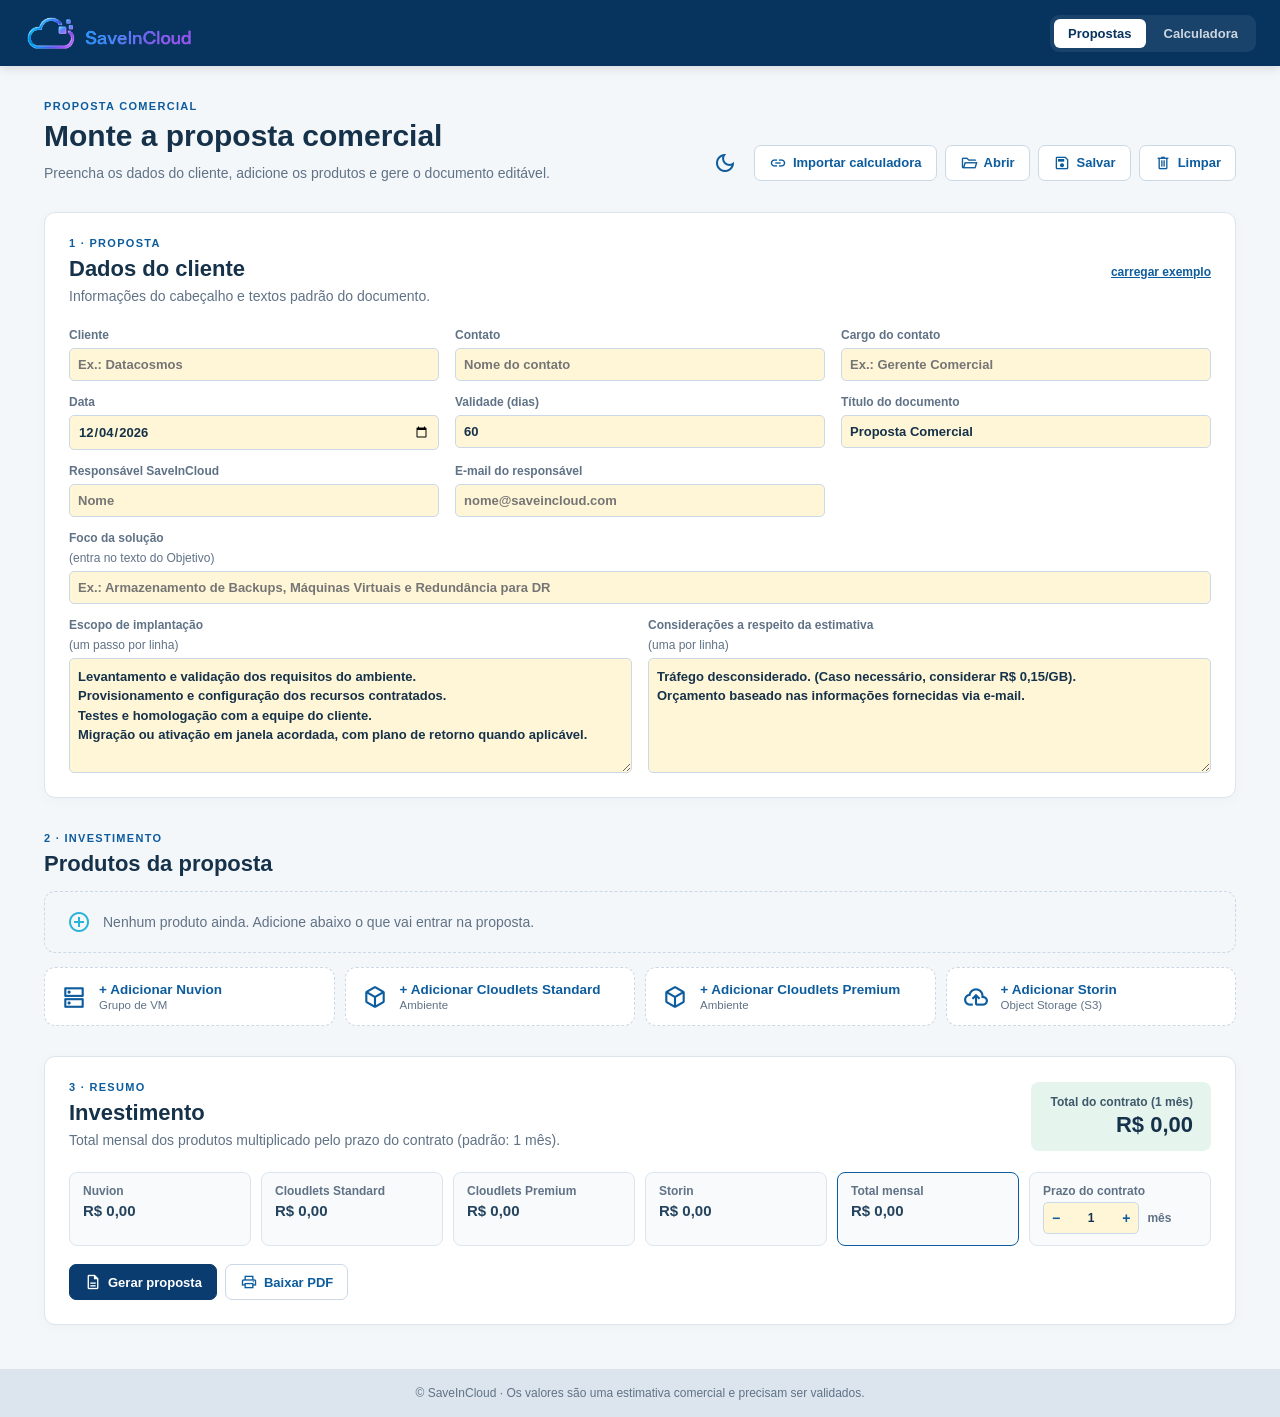
<file: index.html>
<!doctype html>
<html lang="pt-BR">

<head>
    <meta charset="utf-8">
    <meta name="viewport" content="width=device-width, initial-scale=1">
    <meta name="description" content="Gerador de propostas comerciais SaveInCloud: Nuvion, Cloudlets e Storin.">
    <title>Propostas | SaveInCloud</title>

    <link rel="stylesheet" href="css/calc.css">
    <link rel="stylesheet" href="css/proposal.css">
    <link rel="stylesheet" href="css/nav.css">
    <link rel="stylesheet" href="https://fonts.googleapis.com/css2?family=Material+Symbols+Outlined:opsz,wght,FILL,GRAD@24,400,0,0" />
    <link rel="icon" type="image/x-icon" href="https://s3.saveincloud.com/images/favicon.ico">
</head>

<body>
    <div id="toast" class="toast"></div>

    <div id="confirmModal" class="modal-overlay">
        <div class="modal-content">
            <h3>Atenção</h3>
            <p id="confirmText"></p>
            <div class="modal-actions">
                <button id="confirmCancel" class="button secondary" type="button">Cancelar</button>
                <button id="confirmOk" class="button danger" type="button">Confirmar</button>
            </div>
        </div>
    </div>

    <div id="linkModal" class="modal-overlay">
        <div class="modal-content">
            <h3 id="linkTitle">Inserir link</h3>
            <label class="modal-field">Texto exibido
                <input id="linkText" class="field" type="text" placeholder="Ex.: Site da SaveInCloud">
            </label>
            <label class="modal-field">Endereço (URL ou e-mail)
                <input id="linkUrl" class="field" type="text" placeholder="https://saveincloud.com ou nome@empresa.com">
            </label>
            <p class="error-text" id="linkError" hidden>Informe um endereço válido (site, e-mail ou telefone).</p>
            <div class="modal-actions">
                <button id="linkRemove" class="button secondary" type="button" hidden>Remover link</button>
                <button id="linkCancel" class="button secondary" type="button">Cancelar</button>
                <button id="linkOk" class="button" type="button">Aplicar</button>
            </div>
        </div>
    </div>

    <div id="importModal" class="modal-overlay">
        <div class="modal-content">
            <h3>Importar da calculadora</h3>
            <p>Na CalculadoraSave, clique em <strong>Link</strong> e cole aqui o link copiado. Os blocos de investimento desta proposta serão substituídos.</p>
            <textarea id="importLink" class="field import-field" rows="4" placeholder="https://...?q=..."></textarea>
            <p class="error-text" id="importError" hidden>Link inválido: ele precisa conter o parâmetro <code>?q=</code> gerado pela calculadora.</p>
            <div class="modal-actions">
                <button id="importCancel" class="button secondary" type="button">Cancelar</button>
                <button id="importOk" class="button" type="button">Importar</button>
            </div>
        </div>
    </div>

    <div class="app-chrome">
        <header class="topbar">
            <div class="brand"><img src="assets/logo.png" alt="SaveInCloud" class="logo-img"></div>
            <nav class="topnav" aria-label="Navegação">
                <a href="./" class="topnav-link active" aria-current="page">Propostas</a>
                <a href="calculadora/" class="topnav-link">Calculadora</a>
            </nav>
        </header>

        <main class="container">
            <section class="intro">
                <div>
                    <p class="eyebrow">PROPOSTA COMERCIAL</p>
                    <h1>Monte a proposta comercial</h1>
                    <p>Preencha os dados do cliente, adicione os produtos e gere o documento editável.</p>
                </div>

                <div class="actions no-print">
                    <button id="themeToggle" class="icon-btn" type="button" title="Alternar Tema">
                        <span class="material-symbols-outlined" id="themeIcon">dark_mode</span>
                    </button>
                    <button id="importBtn" class="button secondary" type="button" title="Importar um link da CalculadoraSave">
                        <span class="material-symbols-outlined">link</span> Importar calculadora
                    </button>
                    <button id="openBtn" class="button secondary" type="button" title="Abrir proposta salva (.json)">
                        <span class="material-symbols-outlined">folder_open</span> Abrir
                    </button>
                    <button id="saveBtn" class="button secondary" type="button" title="Salvar proposta (.json)">
                        <span class="material-symbols-outlined">save</span> Salvar
                    </button>
                    <button id="resetAll" class="button secondary" type="button">
                        <span class="material-symbols-outlined">delete</span> Limpar
                    </button>
                    <input type="file" id="fileOpen" accept=".json,application/json" hidden>
                </div>
            </section>

            <!-- 1. DADOS DA PROPOSTA -->
            <section class="panel active" aria-label="Dados da proposta">
                <div class="panel-head">
                    <div>
                        <p class="eyebrow">1 · PROPOSTA</p>
                        <h2>Dados do cliente</h2>
                        <p>Informações do cabeçalho e textos padrão do documento.</p>
                    </div>
                    <a href="#" class="example-link" id="exampleBtn">carregar exemplo</a>
                </div>
                <div class="form-grid">
                    <label>Cliente <input class="field" type="text" data-bind="cliente" placeholder="Ex.: Datacosmos"></label>
                    <label>Contato <input class="field" type="text" data-bind="contato" placeholder="Nome do contato"></label>
                    <label>Cargo do contato <input class="field" type="text" data-bind="cargo" placeholder="Ex.: Gerente Comercial"></label>
                    <label>Data <input class="field" type="date" data-bind="data"></label>
                    <label>Validade (dias) <input class="field" type="number" min="1" data-bind="validade"></label>
                    <label>Título do documento <input class="field" type="text" data-bind="titulo"></label>
                    <label>Responsável SaveInCloud <input class="field" type="text" data-bind="responsavel" placeholder="Nome"></label>
                    <label>E-mail do responsável <input class="field" type="text" data-bind="emailResp" placeholder="nome@saveincloud.com"></label>
                    <label class="span-3">Foco da solução <em>(entra no texto do Objetivo)</em>
                        <input class="field" type="text" data-bind="foco" placeholder="Ex.: Armazenamento de Backups, Máquinas Virtuais e Redundância para DR">
                    </label>
                    <label class="span-15">Escopo de implantação <em>(um passo por linha)</em>
                        <textarea class="field" rows="5" data-bind="escopo"></textarea>
                    </label>
                    <label class="span-15">Considerações a respeito da estimativa <em>(uma por linha)</em>
                        <textarea class="field" rows="5" data-bind="consideracoes"></textarea>
                    </label>
                </div>
            </section>

            <!-- 2. INVESTIMENTO -->
            <div class="section-head">
                <div>
                    <p class="eyebrow">2 · INVESTIMENTO</p>
                    <h2>Produtos da proposta</h2>
                </div>
            </div>

            <div id="blocks"></div>

            <div class="empty-blocks" id="blocks-empty">
                <span class="material-symbols-outlined">add_circle</span>
                <p>Nenhum produto ainda. Adicione abaixo o que vai entrar na proposta.</p>
            </div>

            <div class="add-bar no-print">
                <button class="add-btn" type="button" data-add="nuvion">
                    <span class="material-symbols-outlined">dns</span>
                    <span><strong>+ Adicionar Nuvion</strong><small>Grupo de VM</small></span>
                </button>
                <button class="add-btn" type="button" data-add="cl" data-platform="standard">
                    <span class="material-symbols-outlined">deployed_code</span>
                    <span><strong>+ Adicionar Cloudlets Standard</strong><small>Ambiente</small></span>
                </button>
                <button class="add-btn" type="button" data-add="cl" data-platform="premium">
                    <span class="material-symbols-outlined">deployed_code</span>
                    <span><strong>+ Adicionar Cloudlets Premium</strong><small>Ambiente</small></span>
                </button>
                <button class="add-btn" type="button" data-add="storin" id="add-storin">
                    <span class="material-symbols-outlined">cloud_upload</span>
                    <span><strong>+ Adicionar Storin</strong><small>Object Storage (S3)</small></span>
                </button>
            </div>

            <!-- 3. RESUMO + GERAR -->
            <section class="panel active summary-panel" aria-label="Resumo da proposta">
                <div class="panel-head">
                    <div>
                        <p class="eyebrow">3 · RESUMO</p>
                        <h2>Investimento</h2>
                        <p>Total mensal dos produtos multiplicado pelo prazo do contrato (padrão: 1 mês).</p>
                    </div>
                    <div class="total-card" id="grand-total-card"><span id="grand-total-label">Total do contrato</span><strong id="grand-total">R$ 0,00</strong></div>
                </div>
                <div class="summary-grid">
                    <div class="summary-item"><span>Nuvion</span><strong id="sum-nuvion">R$ 0,00</strong></div>
                    <div class="summary-item"><span>Cloudlets Standard</span><strong id="sum-cloudletsStandard">R$ 0,00</strong></div>
                    <div class="summary-item"><span>Cloudlets Premium</span><strong id="sum-cloudletsPremium">R$ 0,00</strong></div>
                    <div class="summary-item"><span>Storin</span><strong id="sum-storin">R$ 0,00</strong></div>
                    <div class="summary-item strong"><span>Total mensal</span><strong id="sum-monthly">R$ 0,00</strong></div>
                    <div class="summary-item prazo-item">
                        <span>Prazo do contrato</span>
                        <div class="prazo-row">
                            <div class="qty-control">
                                <button type="button" class="qty-btn qty-minus" tabindex="-1" aria-label="Menos um mês">−</button>
                                <input class="field" type="number" min="1" step="1" data-bind="prazo" aria-label="Prazo do contrato em meses">
                                <button type="button" class="qty-btn qty-plus" tabindex="-1" aria-label="Mais um mês">+</button>
                            </div>
                            <small id="prazo-unit">mês</small>
                        </div>
                    </div>
                </div>
                <div class="actions generate-actions">
                    <button id="generateBtn" class="button" type="button">
                        <span class="material-symbols-outlined">description</span> <span id="generateLabel">Gerar proposta</span>
                    </button>
                    <button id="printBtn" class="button secondary" type="button" hidden>
                        <span class="material-symbols-outlined">print</span> Baixar PDF
                    </button>
                    <span class="hint save-status" id="saveStatus"></span>
                </div>
                <p class="hint" id="printHint" hidden>A proposta abaixo é <strong>editável</strong>: clique em qualquer trecho para ajustar o texto. Cada folha é uma página do PDF.
                    Na impressão, escolha "Salvar como PDF", margens "Padrão" ou "Nenhuma", desative "Cabeçalhos e rodapés" e mantenha "Gráficos de fundo" ativado (é o que imprime o papel timbrado).</p>
            </section>
        </main>
    </div>

    <div class="editor-toolbar" id="toolbar" hidden>
        <button type="button" data-cmd="bold" title="Negrito (Ctrl+B)"><b>B</b></button>
        <button type="button" data-cmd="italic" title="Itálico (Ctrl+I)"><i>I</i></button>
        <button type="button" data-cmd="underline" title="Sublinhado (Ctrl+U)"><u>S</u></button>
        <span class="sep"></span>
        <button type="button" data-act="link" title="Inserir ou editar link (Ctrl+K). Selecione uma palavra para transformá-la em link.">
            <span class="material-symbols-outlined tb-icon">link</span> Link
        </button>
        <span class="hl-group" title="Marca-texto: selecione o trecho e escolha a cor">
            <span class="material-symbols-outlined tb-icon">ink_highlighter</span>
            <button type="button" class="swatch" data-hl="#fff176" style="background:#fff176" title="Marca-texto amarelo"></button>
            <button type="button" class="swatch" data-hl="#b9f6ca" style="background:#b9f6ca" title="Marca-texto verde"></button>
            <button type="button" class="swatch" data-hl="#ffcdd2" style="background:#ffcdd2" title="Marca-texto rosa"></button>
            <button type="button" class="swatch" data-hl="#d1c4e9" style="background:#d1c4e9" title="Marca-texto lilás"></button>
            <button type="button" class="swatch swatch-none" data-hl="none" title="Remover marca-texto"></button>
        </span>
        <span class="sep"></span>
        <button type="button" data-block="h2" title="Título de seção">Título</button>
        <button type="button" data-block="h4" title="Subtítulo">Subtítulo</button>
        <button type="button" data-block="p" title="Parágrafo normal">Texto</button>
        <span class="sep"></span>
        <button type="button" data-cmd="insertUnorderedList" title="Lista com marcadores">• Lista</button>
        <button type="button" data-cmd="insertOrderedList" title="Lista numerada">1. Lista</button>
        <span class="sep"></span>
        <button type="button" data-cmd="removeFormat" title="Limpar formatação">Limpar</button>
        <button type="button" data-cmd="undo" title="Desfazer (Ctrl+Z)">↶</button>
        <button type="button" data-cmd="redo" title="Refazer (Ctrl+Y)">↷</button>
        <span class="sep"></span>
        <button type="button" data-act="break" title="Faz o trecho onde está o cursor começar numa nova página (clique de novo para remover)">Quebra de página</button>
        <button type="button" data-act="paginate" title="Redistribui o conteúdo pelas folhas do papel timbrado">Reorganizar páginas</button>
    </div>

    <div id="report" hidden></div>

    <!-- balão que aparece ao clicar num link dentro do documento -->
    <div class="link-bubble" id="linkBubble" hidden>
        <a id="linkBubbleUrl" href="#" target="_blank" rel="noopener noreferrer"></a>
        <button type="button" data-bubble="open" title="Abrir em nova aba (ou Ctrl+clique no link)"><span class="material-symbols-outlined">open_in_new</span></button>
        <button type="button" data-bubble="edit" title="Editar link"><span class="material-symbols-outlined">edit</span></button>
        <button type="button" data-bubble="remove" title="Remover link (mantém o texto)"><span class="material-symbols-outlined">link_off</span></button>
    </div>

    <footer class="app-footer">© SaveInCloud · Os valores são uma estimativa comercial e precisam ser validados.</footer>

    <script src="js/data.js"></script>
    <script src="js/calc.js"></script>
    <script src="js/app.js"></script>
</body>

</html>
</file>
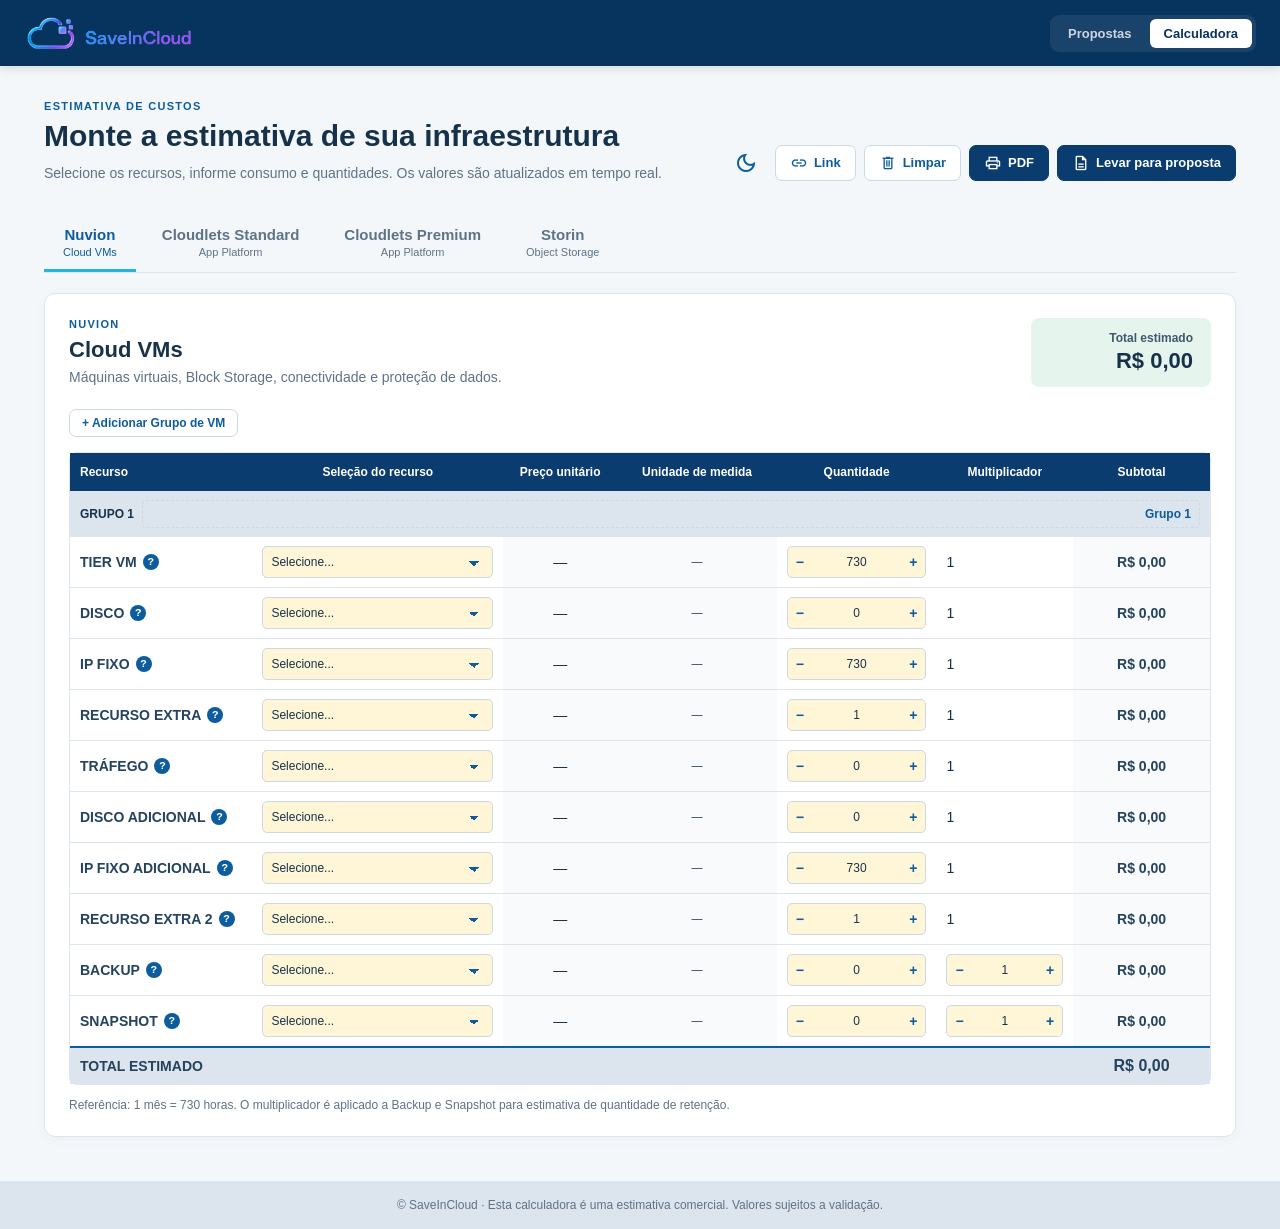
<file: calculadora/index.html>
<!doctype html>
<html lang="pt-BR">

<head>
    <meta charset="utf-8">
    <meta name="viewport" content="width=device-width, initial-scale=1">
    <meta name="description" content="Calculadora de estimativa SaveInCloud: Nuvion, Cloudlets e Storin.">
    <title>Calculadora | SaveInCloud</title>

    <link rel="stylesheet" href="css/style.css">
    <link rel="stylesheet" href="../css/nav.css">
    <link rel="stylesheet" href="https://fonts.googleapis.com/css2?family=Material+Symbols+Outlined:opsz,wght,FILL,GRAD@24,400,0,0" />
    <link rel="icon" type="image/x-icon" href="https://s3.saveincloud.com/images/favicon.ico">
</head>

<body>
    <div id="toast" class="toast">Link copiado com sucesso.</div>

    <div id="confirmModal" class="modal-overlay">
        <div class="modal-content">
            <h3>Atenção</h3>
            <p>Deseja realmente limpar todos os campos da calculadora? Esta ação não pode ser desfeita.</p>
            <div class="modal-actions">
                <button id="cancelResetBtn" class="button secondary">Cancelar</button>
                <button id="confirmResetBtn" class="button danger">Sim, limpar</button>
            </div>
        </div>
    </div>


    <header class="topbar">
        <div class="brand"><img src="../assets/logo.png" alt="SaveInCloud" class="logo-img"></div>
        <nav class="topnav" aria-label="Navegação">
            <a href="../" class="topnav-link">Propostas</a>
            <a href="./" class="topnav-link active" aria-current="page">Calculadora</a>
        </nav>
    </header>

    <main class="container">
        <section class="intro">
            <div>
                <p class="eyebrow">ESTIMATIVA DE CUSTOS</p>
                <h1>Monte a estimativa de sua infraestrutura</h1>
                <p>Selecione os recursos, informe consumo e quantidades. Os valores são atualizados em tempo real.</p>
            </div>

            <div class="actions no-print">
                <button id="themeToggle" class="icon-btn" type="button" title="Alternar Tema">
                    <span class="material-symbols-outlined" id="themeIcon">dark_mode</span>
                </button>
                <button id="shareLinkBtn" class="button secondary" type="button">
                    <span class="material-symbols-outlined">link</span> Link
                </button>
                <button id="resetAll" class="button secondary" type="button">
                    <span class="material-symbols-outlined">delete</span> Limpar
                </button>
                <button id="printBtn" class="button" type="button">
                    <span class="material-symbols-outlined">print</span> PDF
                </button>
                <button id="toProposalBtn" class="button" type="button" title="Abre o gerador de propostas com esta estimativa">
                    <span class="material-symbols-outlined">description</span> Levar para proposta
                </button>
            </div>
        </section>

        <nav class="tabs no-print" aria-label="Plataformas">
            <button class="tab active" data-target="nuvion">Nuvion <span>Cloud VMs</span></button>
            <button class="tab" data-target="cloudlets-standard">Cloudlets Standard <span>App Platform</span></button>
            <button class="tab" data-target="cloudlets-premium">Cloudlets Premium <span>App Platform</span></button>
            <button class="tab" data-target="storin">Storin <span>Object Storage</span></button>
        </nav>

        <section id="nuvion" class="panel active" aria-label="Calculadora Nuvion">
            <div class="panel-head">
                <div>
                    <p class="eyebrow">NUVION</p>
                    <h2>Cloud VMs</h2>
                    <p>Máquinas virtuais, Block Storage, conectividade e proteção de dados.</p>
                </div>
                <div class="total-card" id="nuvion-total-card"><span>Total estimado</span><strong id="nuvion-total">R$ 0,00</strong></div>
            </div>

            <button id="addVmBtn" class="button secondary no-print" type="button" style="margin-bottom: 15px; font-size: 12px; padding: 6px 12px;">+ Adicionar Grupo de VM</button>

            <div class="table-wrap">
                <table>
                    <thead>
                        <tr>
                            <th>Recurso</th>
                            <th>Seleção do recurso</th>
                            <th>Preço unitário</th>
                            <th>Unidade de medida</th>
                            <th>Quantidade</th>
                            <th>Multiplicador</th>
                            <th>Subtotal</th>
                        </tr>
                    </thead>
                    <tbody id="nuvion-body"></tbody>
                    <tfoot>
                        <tr>
                            <td colspan="6">TOTAL ESTIMADO</td>
                            <td id="nuvion-footer">R$ 0,00</td>
                        </tr>
                    </tfoot>
                </table>
            </div>

            <p class="hint">Referência: 1 mês = 730 horas. O multiplicador é aplicado a Backup e Snapshot para estimativa de quantidade de retenção.</p>
        </section>

        <section id="cloudlets-standard" class="panel" aria-label="Calculadora Cloudlets Standard">
            <div class="panel-head">
                <div>
                    <p class="eyebrow">CLOUDLETS STANDARD</p>
                    <h2>App Platform</h2>
                    <p>Serviços pré-configurados em instâncias dedicadas.</p>
                </div>
                <div class="total-card" id="cloudlets-standard-total-card"><span>Total estimado</span><strong id="cloudlets-standard-total">R$ 0,00</strong></div>
            </div>
            <div id="cloudlets-standard-content"></div>
            <p class="hint">Referência: 1 mês = 730 horas.</p>
        </section>

        <section id="cloudlets-premium" class="panel" aria-label="Calculadora Cloudlets Premium">
            <div class="panel-head">
                <div>
                    <p class="eyebrow">CLOUDLETS PREMIUM</p>
                    <h2>App Platform</h2>
                    <p>Serviços pré-configurados em instâncias dedicadas.</p>
                </div>
                <div class="total-card" id="cloudlets-premium-total-card"><span>Total estimado</span><strong id="cloudlets-premium-total">R$ 0,00</strong></div>
            </div>
            <div id="cloudlets-premium-content"></div>
            <p class="hint">Referência: 1 mês = 730 horas.</p>
        </section>

        <section id="storin" class="panel" aria-label="Calculadora Storin">
            <div class="panel-head">
                <div>
                    <p class="eyebrow">STORIN</p>
                    <h2>Object Storage (S3)</h2>
                    <p>Estimativa de armazenamento, tráfego e requisições.</p>
                </div>
                <div class="total-card" id="storin-total-card"><span>Total estimado</span><strong id="storin-total">R$ 0,00</strong></div>
            </div>
            <div class="table-wrap">
                <table>
                    <thead>
                        <tr>
                            <th>Recurso</th>
                            <th>Seleção do recurso</th>
                            <th>Preço unitário</th>
                            <th>Unidade de medida</th>
                            <th>Quantidade</th>
                            <th>Subtotal</th>
                        </tr>
                    </thead>
                    <tbody id="storin-body"></tbody>
                    <tfoot>
                        <tr>
                            <td colspan="5">TOTAL STORIN</td>
                            <td id="storin-footer">R$ 0,00</td>
                        </tr>
                    </tfoot>
                </table>
            </div>
            <div class="notes">
                <strong>Notas de uso</strong>
                <ul>
                    <li>Armazenamento: informe os GB usados no mês conforme a faixa selecionada.</li>
                    <li>Tráfego de saída: informe os GB excedentes, conforme sua regra comercial.</li>
                    <li>GET e PUT: informe a quantidade em blocos de 1.000 requisições acima das franquias indicadas.</li>
                </ul>
            </div>
        </section>
    </main>

    <footer>© SaveInCloud · Esta calculadora é uma estimativa comercial. Valores sujeitos a validação.</footer>
    <!-- preços compartilhados com o gerador de propostas -->
    <script src="../js/data.js"></script>
    <script src="js/app.js"></script>
    <script>
        // Abre o gerador com a estimativa atual, no mesmo formato "?q=" do botão Link.
        document.getElementById('toProposalBtn').addEventListener('click', () => {
            let saved = '{}';
            try { saved = localStorage.getItem('saveincloud-calculadora-v2') || '{}'; } catch (e) { /* sem storage */ }
            let q;
            try { q = btoa(saved); } catch (e) { q = btoa(unescape(encodeURIComponent(saved))); }
            window.location.href = '../?q=' + encodeURIComponent(q);
        });
    </script>
</body>

</html>
</file>
<file: css/calc.css>
/* Estilos da CalculadoraSave (themes.css + layout.css + components.css), copiados sem alterações
   para que a calculadora embutida fique idêntica à original. */

/* ========== LIGHT THEME (BASE) ========== */

:root {
    --blue: #0a3c70;
    --blue2: #0d5c9d;
    --cyan: #27b4da;
    --ink: #16324a;
    --muted: #607286;
    --line: #dce5ee;
    --bg: #f4f7fa;
    --yellow: #fff6d7;
    --green: #e5f5ee;
    --white: #fff;
    --table-bg: #f8fafc;
    --panel-bg: var(--white);
    --input-bg: var(--yellow);
    --input-border: #cbd8e5;
    --input-text: var(--ink);
    --text-highlight: #24435e;
}


/* ========== DARK THEME ========== */

[data-theme="dark"] {
    --blue: #1c528a;
    --blue2: #4fa8f7;
    --cyan: #27b4da;
    --ink: #e2e8f0;
    --muted: #94a3b8;
    --line: #334155;
    --bg: #0f172a;
    --yellow: #1e293b;
    --green: #064e3b;
    --white: #1e293b;
    --table-bg: #0f172a;
    --panel-bg: #1e293b;
    --input-bg: #1e293b;
    --input-border: #475569;
    --input-text: #f8fafc;
    --text-highlight: #60a5fa;
}

/* ========== BASE & LAYOUT ========== */

* {
    box-sizing: border-box;
}

body {
    margin: 0;
    font-family: Inter, Segoe UI, Arial, sans-serif;
    background: var(--bg);
    color: var(--ink);
    font-size: 14px;
    transition: background 0.3s ease, color 0.3s ease;
}

.topbar {
    min-height: 66px;
    background: #07335f;
    color: #fff;
    display: flex;
    align-items: center;
    justify-content: space-between;
    padding: 0 max(24px, calc((100vw - 1240px) / 2));
    box-shadow: 0 2px 10px #0002;
}

.brand {
    font-size: 20px;
    font-weight: 500;
    display: flex;
    align-items: center;
    gap: 12px;
}

.brand b {
    color: #55d3ed;
}

.logo-img {
    height: 38px;
    width: auto;
    display: block;
}

.topbar-title {
    font-size: 14px;
    opacity: 0.82;
}

.container {
    max-width: 1240px;
    margin: 0 auto;
    padding: 34px 24px 44px;
}

.intro {
    display: flex;
    justify-content: space-between;
    gap: 25px;
    align-items: flex-end;
    margin-bottom: 28px;
}

.eyebrow {
    color: var(--blue2);
    font-size: 11px;
    font-weight: 800;
    letter-spacing: 1.3px;
    margin: 0 0 7px;
}

h1 {
    font-size: 30px;
    line-height: 1.15;
    margin: 0 0 9px;
}

h2 {
    font-size: 22px;
    margin: 0 0 4px;
}

.intro p:not(.eyebrow),
.panel-head p:not(.eyebrow) {
    color: var(--muted);
    margin: 0;
    line-height: 1.5;
}


/* ========== TABS ========== */

.tabs {
    display: flex;
    gap: 7px;
    border-bottom: 1px solid var(--line);
    margin-bottom: 20px;
}

.tab {
    border: 0;
    border-bottom: 3px solid transparent;
    background: transparent;
    padding: 14px 19px 11px;
    color: var(--muted);
    font-weight: 800;
    cursor: pointer;
    font-size: 15px;
}

.tab span {
    display: block;
    font-size: 11px;
    font-weight: 500;
    margin-top: 3px;
}

.tab.active {
    color: var(--blue2);
    border-color: var(--cyan);
}


/* ========== PANELS ========== */

.panel {
    display: none;
    background: var(--panel-bg);
    border: 1px solid var(--line);
    border-radius: 11px;
    padding: 24px;
    box-shadow: 0 3px 12px #173a5d08;
}

.panel.active {
    display: block;
}

.panel-head {
    display: flex;
    justify-content: space-between;
    align-items: center;
    margin-bottom: 21px;
}

footer {
    text-align: center;
    color: var(--muted);
    font-size: 12px;
    padding: 17px;
    background: var(--line);
}


/* ========== RESPONSIVENESS ========== */

@media(max-width:680px) {
    .topbar {
        padding: 0 16px;
    }
    .topbar-title {
        display: none;
    }
    .container {
        padding: 23px 14px;
    }
    .intro,
    .panel-head {
        align-items: flex-start;
        flex-direction: column;
    }
    h1 {
        font-size: 25px;
    }
    .panel {
        padding: 15px;
    }
    .total-card {
        width: 100%;
        text-align: left;
    }
    .tabs {
        overflow-x: auto;
    }
    .tab {
        padding-left: 13px;
        padding-right: 13px;
        white-space: nowrap;
    }
    .no-print {
        display: flex;
    }
}

/* ========== BUTTONS ========== */

.actions {
    display: flex;
    gap: 8px;
    align-items: center;
    flex-wrap: wrap;
}

.button {
    display: inline-flex;
    align-items: center;
    gap: 6px;
    border: 1px solid var(--blue);
    background: var(--blue);
    color: #fff;
    padding: 8px 14px;
    border-radius: 7px;
    font-weight: 700;
    font-size: 13px;
    cursor: pointer;
    transition: background 0.2s, color 0.2s, border-color 0.2s;
    white-space: nowrap;
    font-family: inherit;
}

.button:hover {
    background: var(--blue2);
}

.button.secondary {
    background: var(--panel-bg);
    color: var(--blue2);
    border-color: var(--input-border);
}

.button.secondary:hover {
    background: var(--line);
    color: var(--cyan);
    border-color: var(--cyan);
}

.button .material-symbols-outlined {
    font-size: 18px;
}

.icon-btn {
    display: flex;
    align-items: center;
    justify-content: center;
    padding: 8px;
    border: 1px solid transparent;
    border-radius: 50%;
    background: transparent;
    color: var(--blue2);
    cursor: pointer;
    transition: background 0.2s, color 0.2s;
}

.icon-btn:hover {
    background: var(--line);
    color: var(--cyan);
}

[data-theme="dark"] .icon-btn {
    color: #fbbf24;
}

/* ========== CARDS ========== */

.total-card {
    min-width: 180px;
    padding: 13px 18px;
    border-radius: 8px;
    background: var(--green);
    text-align: right;
}

.total-card span {
    display: block;
    margin-bottom: 3px;
    color: var(--ink);
    opacity: 0.8;
    font-size: 12px;
    font-weight: 700;
}

.total-card strong {
    color: var(--ink);
    font-size: 22px;
}

@keyframes totalPulse {
    0% {
        transform: scale(1);
    }

    50% {
        transform: scale(1.06);
        filter: brightness(1.15);
    }

    100% {
        transform: scale(1);
    }
}

.total-card.pulse {
    animation: totalPulse 0.4s ease-in-out;
}

/* ========== TABLES ========== */

table {
    width: 100%;
    border-spacing: 0;
    border-collapse: collapse;
}

th {
    position: sticky;
    top: 0;
    z-index: 10;
    padding: 12px 10px;
    background: var(--blue);
    color: #fff;
    text-align: center;
    font-size: 12px;
    box-shadow: 0 2px 4px rgba(0, 0, 0, 0.1);
}

th:first-child {
    text-align: left;
}

td {
    padding: 9px 10px;
    border-top: 1px solid var(--line);
    vertical-align: middle;
}

td:first-child {
    min-width: 0;
    color: var(--text-highlight);
    font-weight: 750;
}

td.price,
td.subtotal {
    background: var(--table-bg);
    text-align: center;
    white-space: nowrap;
}

td.unit {
    background: var(--table-bg);
    text-align: center;
    white-space: normal;
    overflow-wrap: anywhere;
    word-break: break-word;
    line-height: 1.25;
    font-size: 11px;
}

.subtotal {
    color: var(--text-highlight);
    font-weight: 750;
}

tfoot td {
    padding: 9px 10px;
    border-top: 2px solid var(--blue2);
    background: var(--line);
    color: var(--ink);
    font-size: 14px;
    font-weight: 800;
}

tfoot td:last-child {
    color: var(--text-highlight);
    text-align: center;
    font-size: 16px;
}

tr.collapsed-row {
    display: none !important;
}

.cell-label {
    display: flex;
    align-items: center;
    gap: 6px;
    min-width: 0;
    white-space: nowrap;
    flex-wrap: nowrap;
}

.cell-label .tooltip-icon {
    flex: 0 0 16px;
    margin-left: 0;
}

/* ========== INPUTS & CONTROLS ========== */

.field {
    width: 100%;
    min-width: 130px;
    padding: 8px;
    border: 1px solid var(--input-border);
    border-radius: 5px;
    background: var(--input-bg);
    color: var(--input-text);
    font: inherit;
}

.field:focus {
    outline: 2px solid var(--cyan);
    border-color: var(--cyan);
}

.field:disabled {
    background: var(--line);
    color: var(--muted);
    cursor: not-allowed;
    opacity: 0.7;
}

select.field {
    min-width: 245px;
    padding-right: 30px;
    background-image:
        linear-gradient(45deg, transparent 50%, var(--blue2) 50%),
        linear-gradient(135deg, var(--blue2) 50%, transparent 50%);
    background-position:
        calc(100% - 18px) calc(1em + 2px),
        calc(100% - 13px) calc(1em + 2px);
    background-size: 5px 5px, 5px 5px;
    background-repeat: no-repeat;
    -webkit-appearance: none;
    -moz-appearance: none;
    appearance: none;
    font-size: 12.5px;
}

select.field option {
    font-size: 13px;
}

input.field {
    min-width: 90px;
    text-align: right;
}

select.field:hover,
input.field:hover {
    border-color: var(--cyan);
    cursor: pointer;
}

select.field:focus {
    border-color: var(--cyan);
    box-shadow: 0 0 0 2px rgba(39, 180, 218, 0.25);
}

input[type="number"]::-webkit-outer-spin-button,
input[type="number"]::-webkit-inner-spin-button {
    margin: 0 !important;
    -webkit-appearance: none !important;
}

input[type="number"] {
    appearance: textfield !important;
    -moz-appearance: textfield !important;
}

/* ========== QTY COMPONENT ========== */

.qty-control {
    display: flex;
    align-items: center;
    width: fit-content;
    margin: 0 auto;
    overflow: hidden;
    border: 1px solid var(--input-border);
    border-radius: 5px;
    background: var(--input-bg);
}

.qty-control:focus-within {
    outline: 2px solid var(--cyan);
    border-color: var(--cyan);
}

.qty-btn {
    padding: 7px 8px;
    border: none;
    background: transparent;
    color: var(--blue2);
    cursor: pointer;
    font-size: 14px;
    font-weight: bold;
    user-select: none;
    transition: background 0.2s, color 0.2s;
}

.qty-btn:hover {
    background: var(--line);
    color: var(--cyan);
}

[data-theme="dark"] .qty-btn {
    color: #fbbf24;
}

.qty-control input.field {
    width: 42px;
    min-width: 42px;
    padding: 7px 0;
    border: none;
    border-radius: 0;
    background: transparent;
    text-align: center;
}

.qty-control input.field:focus {
    outline: none;
}

.qty-control.disabled {
    background: var(--line);
    opacity: 0.7;
}

.qty-control.disabled .qty-btn {
    cursor: not-allowed;
    pointer-events: none;
}

/* ========== TOOLTIPS ========== */

.tooltip-icon {
    position: relative;
    display: inline-block;
    flex-shrink: 0;
    width: 16px;
    height: 16px;
    margin-left: 0;
    border-radius: 50%;
    background: var(--blue2);
    color: #fff;
    cursor: help;
    font-family: monospace;
    font-size: 11px;
    font-weight: bold;
    line-height: 16px;
    text-align: center;
}

.tooltip-icon::after {
    position: absolute;
    top: 50%;
    left: 26px;
    z-index: 999;
    width: max-content;
    max-width: 200px;
    padding: 6px 10px;
    border-radius: 4px;
    background: var(--ink);
    box-shadow: 0 4px 6px rgba(0, 0, 0, 0.3);
    color: var(--bg);
    content: attr(data-tip);
    font-family: Inter, sans-serif;
    font-size: 11px;
    opacity: 0;
    pointer-events: none;
    transform: translateY(-50%);
    transition: opacity 0.2s;
    white-space: normal;
}

.tooltip-icon:hover::after {
    opacity: 1;
}

/* ========== EXTRA ELEMENTS ========== */

.hint {
    margin: 13px 0 0;
    color: var(--muted);
    font-size: 12px;
}

.group-title {
    margin: 22px 0 10px;
    padding: 11px 13px;
    border-left: 4px solid var(--blue2);
    border-radius: 3px;
    background: var(--line);
    color: var(--ink);
    font-weight: 800;
}

.group-title:first-child {
    margin-top: 0;
}

.notes {
    margin-top: 18px;
    padding: 13px 17px;
    border-left: 4px solid var(--cyan);
    background: var(--line);
    color: var(--ink);
}

.notes ul {
    margin: 7px 0 0;
    padding-left: 18px;
}

.notes li {
    margin: 4px 0;
}

.env-block {
    margin: 0 0 28px;
    padding: 0 0 22px;
    border-bottom: 1px dashed var(--line);
}

.env-block:last-child {
    margin-bottom: 8px;
    padding-bottom: 0;
    border-bottom: 0;
}

.env-block .group-title {
    margin-top: 0;
}

/* ========== TOAST ========== */

.toast {
    position: fixed;
    top: -60px;
    left: 50%;
    z-index: 9999;
    padding: 12px 24px;
    border-radius: 8px;
    background-color: var(--green);
    box-shadow: 0 4px 6px rgba(0, 0, 0, 0.15);
    color: #155b3c;
    pointer-events: none;
    transform: translateX(-50%);
    transition: top 0.4s cubic-bezier(0.68, -0.55, 0.265, 1.55);
}

[data-theme="dark"] .toast {
    background-color: #064e3b;
    box-shadow: 0 4px 12px rgba(0, 0, 0, 0.5);
    color: #a7f3d0;
}

.toast.show {
    top: 20px;
}

/* ========== MODAL CONFIRM ========== */

.modal-overlay {
    position: fixed;
    top: 0;
    right: 0;
    bottom: 0;
    left: 0;
    z-index: 10000;
    display: flex;
    align-items: center;
    justify-content: center;
    background: rgba(0, 0, 0, 0.4);
    opacity: 0;
    pointer-events: none;
    transition: opacity 0.2s ease;
    backdrop-filter: blur(3px);
}

.modal-overlay.show {
    opacity: 1;
    pointer-events: all;
}

.modal-content {
    width: 90%;
    max-width: 400px;
    padding: 24px;
    border: 1px solid var(--line);
    border-radius: 12px;
    background: var(--panel-bg);
    box-shadow: 0 10px 25px rgba(0, 0, 0, 0.2);
    transform: translateY(20px);
    transition: transform 0.2s ease;
}

.modal-overlay.show .modal-content {
    transform: translateY(0);
}

.modal-content h3 {
    margin: 0 0 10px;
    color: var(--ink);
    font-size: 18px;
}

.modal-content p {
    margin: 0 0 20px;
    color: var(--muted);
    font-size: 14px;
    line-height: 1.5;
}

.modal-actions {
    display: flex;
    justify-content: flex-end;
    gap: 10px;
}

.button.danger {
    border-color: #ef4444;
    background: #ef4444;
}

.button.danger:hover {
    border-color: #dc2626;
    background: #dc2626;
}

/* ==========================================================
   TABELAS DA CALCULADORA
   ========================================================== */

.table-wrap {
    width: 100%;
    max-width: 100%;
    overflow-x: clip;
    border: 1px solid var(--line);
    border-radius: 8px;
}

@supports not (overflow: clip) {
    .table-wrap {
        overflow-x: hidden;
    }
}

.table-wrap table {
    width: 100%;
    min-width: 0;
    max-width: 100%;
    border-collapse: collapse;
    table-layout: fixed;
}

.table-wrap th,
.table-wrap td,
.selection-cell {
    min-width: 0;
}

.table-wrap .field,
.table-wrap select.field,
.table-wrap input.field {
    width: 100%;
    min-width: 0;
    max-width: 100%;
    box-sizing: border-box;
    font-size: 12px;
}

.table-wrap select.field {
    overflow: hidden;
    text-overflow: ellipsis;
    white-space: nowrap;
}

/* NUVION — 7 COLUNAS */
.blk-nuvion th:nth-child(1), .blk-nuvion td:nth-child(1) { width: 16%; }
.blk-nuvion th:nth-child(2), .blk-nuvion td:nth-child(2) { width: 22%; }
.blk-nuvion th:nth-child(3), .blk-nuvion td:nth-child(3) { width: 10%; }
.blk-nuvion th:nth-child(4), .blk-nuvion td:nth-child(4) { width: 14%; }
.blk-nuvion th:nth-child(5), .blk-nuvion td:nth-child(5) { width: 14%; }
.blk-nuvion th:nth-child(6), .blk-nuvion td:nth-child(6) { width: 12%; }
.blk-nuvion th:nth-child(7), .blk-nuvion td:nth-child(7) { width: 12%; }

/* CLOUDLETS — 7 COLUNAS */
.env-block th:nth-child(1), .env-block td:nth-child(1) { width: 22%; }
.env-block th:nth-child(2), .env-block td:nth-child(2) { width: 21%; }
.env-block th:nth-child(3), .env-block td:nth-child(3) { width: 10%; }
.env-block th:nth-child(4), .env-block td:nth-child(4) { width: 14%; }
.env-block th:nth-child(5), .env-block td:nth-child(5) { width: 13%; }
.env-block th:nth-child(6), .env-block td:nth-child(6) { width: 11%; }
.env-block th:nth-child(7), .env-block td:nth-child(7) { width: 9%; }

.env-block td:first-child {
    font-size: 11px;
}

.env-block .cell-label {
    min-width: 0;
    flex-wrap: nowrap;
}

.env-block .cell-label .tooltip-icon {
    flex: 0 0 16px;
    margin-left: 0;
}

/* STORIN — 6 COLUNAS */
.blk-storin th:nth-child(1), .blk-storin td:nth-child(1) { width: 21%; }
.blk-storin th:nth-child(2), .blk-storin td:nth-child(2) { width: 25%; }
.blk-storin th:nth-child(3), .blk-storin td:nth-child(3) { width: 10%; }
.blk-storin th:nth-child(4), .blk-storin td:nth-child(4) { width: 15%; }
.blk-storin th:nth-child(5), .blk-storin td:nth-child(5) { width: 16%; }
.blk-storin th:nth-child(6), .blk-storin td:nth-child(6) { width: 13%; }

.blk-storin .cell-label {
    min-width: 0;
    flex-wrap: nowrap;
}

.blk-storin .cell-label .tooltip-icon {
    flex: 0 0 16px;
    margin-left: 0;
}

/* CABEÇALHO DE GRUPO DE VM */

.table-wrap .vm-group-row td {
    padding: 8px 10px;
    background: var(--line);
}

.table-wrap .vm-group-header {
    display: flex;
    align-items: center;
    gap: 8px;
    flex-wrap: wrap;
}

.table-wrap .vm-group-title {
    color: var(--ink);
    font-size: 12px;
    font-weight: 800;
    text-transform: uppercase;
    white-space: nowrap;
}

.table-wrap .group-name {
    flex: 1;
    width: auto;
    min-width: 140px;
    max-width: 260px;
    height: 28px;
    margin: 0;
    padding: 3px 8px;
    border: 1px dashed var(--input-border);
    border-radius: 4px;
    background: transparent;
    color: var(--blue2);
    font-size: 11px;
    font-weight: 700;
    box-sizing: border-box;
}

.table-wrap .vm-group-header .delete-vm {
    margin-left: auto;
    padding: 4px;
    color: #ef4444;
}

/* RESPONSIVIDADE — TABELAS COMO CARDS EM TELAS MENORES */

@media (max-width: 900px) {
    .table-wrap {
        overflow: visible;
        border: 0;
    }

    .table-wrap table,
    .table-wrap tbody,
    .table-wrap tr,
    .table-wrap td {
        display: block;
        width: 100%;
    }

    .table-wrap thead {
        display: none;
    }

    .table-wrap tr {
        margin-bottom: 12px;
        padding: 10px;
        border: 1px solid var(--input-border);
        border-radius: 8px;
        background: rgba(255, 255, 255, 0.02);
    }

    .table-wrap td {
        display: grid;
        grid-template-columns: minmax(110px, 38%) minmax(0, 1fr);
        gap: 8px;
        align-items: center;
        padding: 7px 0;
        border: 0;
        font-size: 11px;
    }

    .table-wrap td::before {
        color: var(--muted);
        content: "";
        font-size: 11px;
        font-weight: 700;
        text-transform: uppercase;
    }

    .table-wrap td:nth-child(1)::before { content: "Recurso"; }
    .table-wrap td:nth-child(2)::before { content: "Seleção"; }
    .table-wrap td:nth-child(3)::before { content: "Preço unitário"; }
    .table-wrap td:nth-child(4)::before { content: "Unidade"; }
    .table-wrap td:nth-child(5)::before { content: "Quantidade"; }
    .table-wrap td:nth-child(6)::before { content: "Multiplicador"; }
    .table-wrap td:nth-child(7)::before { content: "Subtotal"; }

    .table-wrap .cell-label {
        display: block;
        width: 100%;
    }

    .table-wrap .cell-label .tooltip-icon {
        display: inline-block;
        margin-left: 6px;
    }

    .table-wrap .vm-group-row {
        display: block !important;
        margin: 0 0 12px;
        padding: 0;
        border: 0;
        background: transparent;
    }

    .table-wrap .vm-group-row td {
        display: block;
        width: 100%;
        padding: 8px;
        border: 1px solid var(--input-border);
        border-radius: 8px;
        background: var(--line);
    }

    .table-wrap .vm-group-row td::before {
        display: none;
        content: none;
    }

    .table-wrap .group-name {
        min-width: 0;
        max-width: 100%;
    }

    .table-wrap .qty-control {
        width: 100%;
        max-width: 180px;
    }
}
</file>
<file: css/proposal.css>
/* Partes próprias do gerador de propostas (dados, resumo, editor e documento A4). */

/* ---------- Aba "Dados do cliente" ---------- */
.form-grid { display: grid; grid-template-columns: repeat(6, 1fr); gap: 14px 16px; }
.form-grid label { grid-column: span 2; display: flex; flex-direction: column; gap: 6px; font-size: 12px; font-weight: 700; color: var(--muted); }
.form-grid label.span-3 { grid-column: span 6; }
.form-grid label.span-15 { grid-column: span 3; }
.form-grid em { font-style: normal; font-weight: 500; }
.form-grid .field { min-width: 0; text-align: left; font-size: 13px; }
textarea.field { resize: vertical; line-height: 1.5; cursor: text; }
.example-link { color: var(--blue2); font-size: 12px; font-weight: 700; }
.example-link:hover { color: var(--cyan); }

/* ---------- Blocos de produto (página única) ---------- */
.section-head { margin: 34px 0 14px; }
.calc-block { margin-bottom: 18px; }
.calc-block .panel-head { gap: 16px; }
.blk-title { flex: 1; min-width: 0; }
.blk-name {
    display: block; width: 100%; max-width: 520px; margin: 0; padding: 2px 6px; margin-left: -7px;
    font: inherit; font-size: 22px; font-weight: 700; color: var(--ink);
    background: transparent; border: 1px dashed transparent; border-radius: 6px;
}
.blk-name:hover { border-color: var(--input-border); }
.blk-name:focus { outline: none; border-color: var(--cyan); background: var(--input-bg); }
.blk-side { display: flex; align-items: center; gap: 8px; }
.blk-actions { display: flex; gap: 2px; }
.icon-btn.danger-icon { color: #ef4444; }
.icon-btn.danger-icon:hover { color: #dc2626; background: #fde8e8; }

.empty-blocks {
    display: flex; align-items: center; gap: 12px; padding: 18px 22px; margin-bottom: 14px;
    border: 1px dashed var(--input-border); border-radius: 11px; color: var(--muted);
}
.empty-blocks p { margin: 0; }
.empty-blocks .material-symbols-outlined { color: var(--cyan); }
.empty-blocks[hidden] { display: none; }

.add-bar { display: grid; grid-template-columns: repeat(4, 1fr); gap: 10px; }
.add-btn {
    display: flex; align-items: center; gap: 12px; padding: 14px 16px; text-align: left;
    font: inherit; color: var(--blue2); background: var(--panel-bg);
    border: 1px dashed var(--input-border); border-radius: 11px; cursor: pointer;
    transition: border-color .2s, background .2s, color .2s;
}
.add-btn:hover:not(:disabled) { border-color: var(--cyan); color: var(--cyan); background: var(--table-bg); }
.add-btn:disabled { opacity: .45; cursor: not-allowed; }
.add-btn .material-symbols-outlined { font-size: 26px; }
.add-btn strong { display: block; font-size: 13.5px; }
.add-btn small { display: block; font-size: 11.5px; color: var(--muted); margin-top: 2px; }

/* ---------- Resumo ---------- */
.summary-panel { display: block; margin-top: 30px; }
.summary-grid { display: grid; grid-template-columns: repeat(6, 1fr); gap: 10px; }
.prazo-item { border-color: var(--cyan); }
.prazo-row { display: flex; align-items: center; gap: 8px; }
.prazo-row .qty-control { margin: 0; }
.summary-item .prazo-row .qty-control input.field { width: 46px; padding: 6px 0; text-align: center; }
.prazo-row small { font-size: 12px; color: var(--muted); }
.summary-item {
    display: flex; flex-direction: column; gap: 4px; padding: 11px 13px; border-radius: 8px;
    background: var(--table-bg); border: 1px solid var(--line); font-size: 12px; font-weight: 700; color: var(--muted);
}
.summary-item strong { color: var(--text-highlight); font-size: 15px; }
.summary-item.strong { border-color: var(--blue2); }
.summary-item .field { min-width: 0; padding: 5px 8px; text-align: left; }
.generate-actions { margin-top: 18px; }
.save-status { margin: 0 0 0 6px; }

/* ---------- Modais e mensagens ---------- */
.import-field { min-width: 0; text-align: left; font-size: 12px; margin-bottom: 12px; word-break: break-all; }
.error-text { color: #ef4444 !important; font-size: 13px !important; margin: -4px 0 12px !important; }

/* ---------- Barra do editor ---------- */
.editor-toolbar {
    position: sticky; top: 0; z-index: 20; display: flex; flex-wrap: wrap; justify-content: center; gap: 4px;
    width: max-content; max-width: calc(100% - 32px); margin: 0 auto; padding: 6px;
    background: var(--panel-bg); border: 1px solid var(--line); border-radius: 10px;
    box-shadow: 0 4px 14px #173a5d14;
}
.editor-toolbar[hidden] { display: none; }
.editor-toolbar button {
    padding: 5px 7px; font: inherit; font-size: 12.5px; color: var(--ink); background: transparent;
    border: 1px solid transparent; border-radius: 6px; cursor: pointer;
}
.editor-toolbar button:hover { background: var(--line); }
.editor-toolbar .sep { width: 1px; background: var(--line); margin: 4px 2px; }
.editor-toolbar button { display: inline-flex; align-items: center; gap: 4px; }
.editor-toolbar .tb-icon { font-size: 17px; }
.hl-group { display: inline-flex; align-items: center; gap: 3px; padding: 0 4px; color: var(--muted); }
.editor-toolbar .swatch {
    width: 18px; height: 18px; padding: 0; border-radius: 50%;
    border: 1px solid #0002; cursor: pointer;
}
.editor-toolbar .swatch:hover { transform: scale(1.15); border-color: var(--ink); background-blend-mode: normal; }
.editor-toolbar .swatch-none { background: #fff linear-gradient(135deg, transparent 45%, #ef4444 45%, #ef4444 55%, transparent 55%) !important; }

/* Balão de link */
.link-bubble {
    position: absolute; z-index: 30; display: flex; align-items: center; gap: 2px; max-width: 380px;
    padding: 4px 4px 4px 10px; border-radius: 8px; background: var(--panel-bg);
    border: 1px solid var(--line); box-shadow: 0 6px 18px #0b3b6626; font-size: 12.5px;
}
.link-bubble[hidden] { display: none; }
.link-bubble a { flex: 1; min-width: 0; overflow: hidden; text-overflow: ellipsis; white-space: nowrap; color: var(--blue2); margin-right: 4px; }
.link-bubble button { display: grid; place-items: center; padding: 4px; border: 0; border-radius: 6px; background: transparent; color: var(--ink); cursor: pointer; }
.link-bubble button:hover { background: var(--line); }
.link-bubble .material-symbols-outlined { font-size: 18px; }

/* Campos do modal de link */
.modal-field { display: flex; flex-direction: column; gap: 5px; margin-bottom: 12px; font-size: 12px; font-weight: 700; color: var(--muted); }
.modal-field .field { min-width: 0; text-align: left; }

/* ---------- Documento (padrão SaveInCloud) ----------
   Cores fixas: o documento é sempre claro, mesmo no tema escuro do app. */
#report {
    /* cores do papel timbrado SaveInCloud */
    --d-navy: #1d1466;
    --d-blue: #5b3db0;
    --d-tint: #ece8f7;
    --d-line: #d9d4e8;
    --d-text: #11162c;
    --d-muted: #5a6e82;
    --d-grad: linear-gradient(90deg, #05045c 0%, #3d2a8f 50%, #9259cc 100%);
    /* largura fixa de A4: em telas estreitas o JS aplica zoom proporcional (fitReport) */
    width: 210mm; margin: 30px auto 70px;
    font-family: Aptos, "Segoe UI", Calibri, Arial, sans-serif;
    font-size: 13px; line-height: 1.55; color: var(--d-text); counter-reset: sheet;
}
/* Cada .sheet é uma folha A4 com o papel timbrado de fundo. O padding reserva o
   cabeçalho (faixa com logo/contatos) e o rodapé (endereço/site) da arte. */
.sheet {
    width: 210mm; height: 297mm;
    padding: 36mm 20mm 36mm; margin: 0 auto 40px;
    background: #f2f2f2 url("../assets/papel-timbrado.png") center / 100% 100% no-repeat;
    border: 1px solid var(--line);
    box-shadow: 0 2px 12px #0b3b6618;
    position: relative; counter-increment: sheet; outline: none; overflow: visible;
}
.sheet::before {
    content: 'Página ' counter(sheet) ' · editável';
    position: absolute; top: -22px; left: 2px; font-family: Inter, "Segoe UI", sans-serif;
    font-size: 11px; color: var(--muted);
}
.sheet:focus { border-color: var(--cyan); box-shadow: 0 0 0 3px #27b4da30; }
.sheet.overflowing { border-color: #ef4444; }
.sheet.overflowing::before { content: 'Página ' counter(sheet) ' · o conteúdo invade o rodapé: use "Reorganizar páginas"'; color: #ef4444; }

#report .doc-title {
    font-size: 26px; line-height: 1.2; font-weight: 700; color: var(--d-navy);
    margin: 0 0 4px; padding-bottom: 10px; position: relative;
}
#report .doc-title::after { content: ''; position: absolute; left: 0; right: 0; bottom: 0; height: 3px; background: var(--d-grad); border-radius: 2px; }
#report h2 { font-size: 16px; font-weight: 700; color: var(--d-navy); margin: 22px 0 6px; }
#report h3 { font-size: 15px; font-weight: 700; color: var(--d-navy); margin: 18px 0 8px; }
.sheet > :first-child { margin-top: 0 !important; }
/* quebra de página manual: marcação só na tela */
.sheet > [data-break] { position: relative; }
.sheet > [data-break]::before {
    content: '↳ quebra de página'; position: absolute; left: 0; top: -17px;
    font: 600 10px Inter, "Segoe UI", sans-serif; color: var(--d-blue); letter-spacing: .3px;
}
#report h4 { font-size: 14px; font-weight: 700; color: var(--d-navy); margin: 18px 0 6px; }
#report p { margin: 8px 0; text-align: justify; }
#report ul, #report ol { padding-left: 22px; margin: 8px 0; }
#report li { margin-bottom: 5px; }
#report li::marker { color: var(--d-blue); font-weight: 700; }

/* neutraliza os estilos globais de tabela da calculadora */
#report table { width: 100%; border-collapse: collapse; }
#report th, #report td {
    position: static; box-shadow: none; z-index: auto;
    padding: 7px 10px; border: 1px solid var(--d-line); background: #fff;
    color: var(--d-text); font-size: 12.5px; font-weight: 400; text-align: left; vertical-align: middle;
}
#report td:first-child { color: var(--d-text); font-weight: 400; }

#report table.info { margin: 18px 0 8px; font-size: 13.5px; }
#report table.info td { background: #fff; border: none; border-left: 3px solid var(--d-blue); width: 50%; padding: 9px 14px; font-size: 13px; }
#report table.info tr + tr td { border-top: 1px solid var(--d-tint); }
#report table.info b { color: var(--d-navy); }

#report table.inv { margin: 10px 0 14px; line-height: 1.3; }
#report table.inv.items { table-layout: fixed; }
#report table.inv.items th, #report table.inv.items td { padding: 4px 8px; font-size: 11.5px; overflow-wrap: anywhere; }
#report table.inv .grp th { background: var(--d-navy); border-color: var(--d-navy); color: #fff; font-weight: 700; font-size: 12.5px; padding: 6px 8px; }
#report table.inv .cols th { background: var(--d-tint); color: var(--d-navy); font-weight: 700; font-size: 11px; }
#report table.inv .num { text-align: right; white-space: nowrap; font-variant-numeric: tabular-nums; }
#report table.inv td small { display: block; color: var(--d-muted); font-size: 9.5px; white-space: normal; line-height: 1.2; }
/* rótulo do recurso: quebra linha em vez de invadir a coluna ao lado */
#report table.inv td.res {
    color: var(--d-navy); font-weight: 700; font-size: 10px; letter-spacing: .2px;
    white-space: normal; overflow-wrap: break-word; hyphens: auto; line-height: 1.25;
}
#report table.inv tfoot td { background: #f8fafc; font-weight: 700; color: var(--d-navy); border-top: 1px solid var(--d-line); }
#report table.inv tr.sub td { background: var(--d-tint); font-weight: 700; color: var(--d-navy); }
#report table.inv tr.grand td { background: var(--d-navy); border-color: var(--d-navy); color: #fff; font-size: 14.5px; font-weight: 700; }
#report .doc-notes { font-size: 12px; color: #3d4560; }
#report .sign { margin-top: 6px; }
#report .sign p { text-align: left; }

/* Assinaturas: ficam no pé da folha (acima do rodapé do timbrado), como numa proposta impressa. */
.sheet:has(> .signatures) { display: flex; flex-direction: column; }
#report .signatures { margin-top: auto; padding-top: 24px; }
#report .signatures .sig-intro { margin: 0; text-align: left; }
#report .sig-line { width: 100%; border-top: 1px solid var(--d-text); margin-bottom: 5px; }
/* Local e Data: espaço para escrever à mão acima de cada linha */
#report .sig-fields { display: grid; grid-template-columns: 3fr 2fr; gap: 12mm; margin-top: 16mm; }
#report .sig-field span { display: block; color: var(--d-muted); font-size: 11.5px; }
/* Assinatura do cliente: área alta, cabe assinatura à caneta ou carimbo de assinatura digital */
#report .sig { width: 115mm; margin: 0 auto; display: flex; flex-direction: column; align-items: center; text-align: center; line-height: 1.35; }
#report .sig-area { width: 100%; height: 32mm; }
#report .sig strong { color: var(--d-navy); font-size: 13px; }
#report .sig span { color: var(--d-muted); font-size: 12px; }
#report a { color: var(--d-blue); text-decoration: underline; text-underline-offset: 2px; cursor: pointer; }
#report a:hover { color: var(--d-navy); }

/* ---------- Impressão (A4, papel timbrado sangrado) ----------
   Margem zero: cada .sheet já tem exatamente 210×297mm, com o timbrado de fundo
   e o padding reservando cabeçalho e rodapé. A paginação é feita no JS. */
@page { size: A4; margin: 0; }
@media print {
    html, body { background: #fff !important; -webkit-print-color-adjust: exact; print-color-adjust: exact; }
    .app-chrome, .app-footer, .editor-toolbar, .toast, .modal-overlay, .link-bubble { display: none !important; }
    #report { display: block !important; width: 210mm; max-width: none; margin: 0; padding: 0; zoom: 1 !important; }
    .sheet {
        width: 210mm; height: 297mm; max-width: none; margin: 0;
        border: none !important; box-shadow: none !important; overflow: hidden;
        page-break-after: always; break-after: page;
    }
    .sheet:last-child { page-break-after: auto; break-after: auto; }
    .sheet::before, .sheet > [data-break]::before { content: none !important; }
}

/* ---------- Telas menores ---------- */
@media (max-width: 900px) {
    /* tabelas da calculadora viram cartões: as larguras fixas de coluna não valem mais */
    .calc-block .table-wrap th, .calc-block .table-wrap td { width: 100% !important; }
    .calc-block .tooltip-icon::after { display: none; }
    .calc-block { overflow: hidden; }
    .form-grid { grid-template-columns: 1fr 1fr; }
    .form-grid label, .form-grid label.span-15 { grid-column: span 1; }
    .form-grid label.span-3 { grid-column: span 2; }
    .summary-grid, .add-bar { grid-template-columns: 1fr 1fr; }
    .calc-block .panel-head { flex-direction: column; align-items: stretch; }
    .blk-side { justify-content: space-between; }
    .intro .actions { justify-content: flex-start; }
}
@media (max-width: 560px) {
    .form-grid, .summary-grid, .add-bar { grid-template-columns: 1fr; }
    .form-grid label, .form-grid label.span-3, .form-grid label.span-15 { grid-column: span 1; }
}
</file>
<file: css/nav.css>
/* Menu do topo, compartilhado entre o gerador de propostas (/) e a calculadora (/calculadora/). */
.topnav {
    display: flex;
    gap: 4px;
    padding: 4px;
    border-radius: 9px;
    background: rgba(255, 255, 255, 0.08);
}

.topnav-link {
    padding: 7px 14px;
    border-radius: 6px;
    color: rgba(255, 255, 255, 0.78);
    font-size: 13px;
    font-weight: 700;
    text-decoration: none;
    white-space: nowrap;
    transition: background 0.2s, color 0.2s;
}

.topnav-link:hover {
    color: #fff;
    background: rgba(255, 255, 255, 0.12);
}

.topnav-link.active {
    color: #07335f;
    background: #fff;
}

@media (max-width: 680px) {
    .topnav-link {
        padding: 6px 10px;
        font-size: 12px;
    }
}
</file>
<file: calculadora/css/style.css>
/* ARQUIVO PRINCIPAL - Importa todos os módulos */

@import url('themes.css');
@import url('layout.css');
@import url('components.css');
@import url('print.css');
</file>
